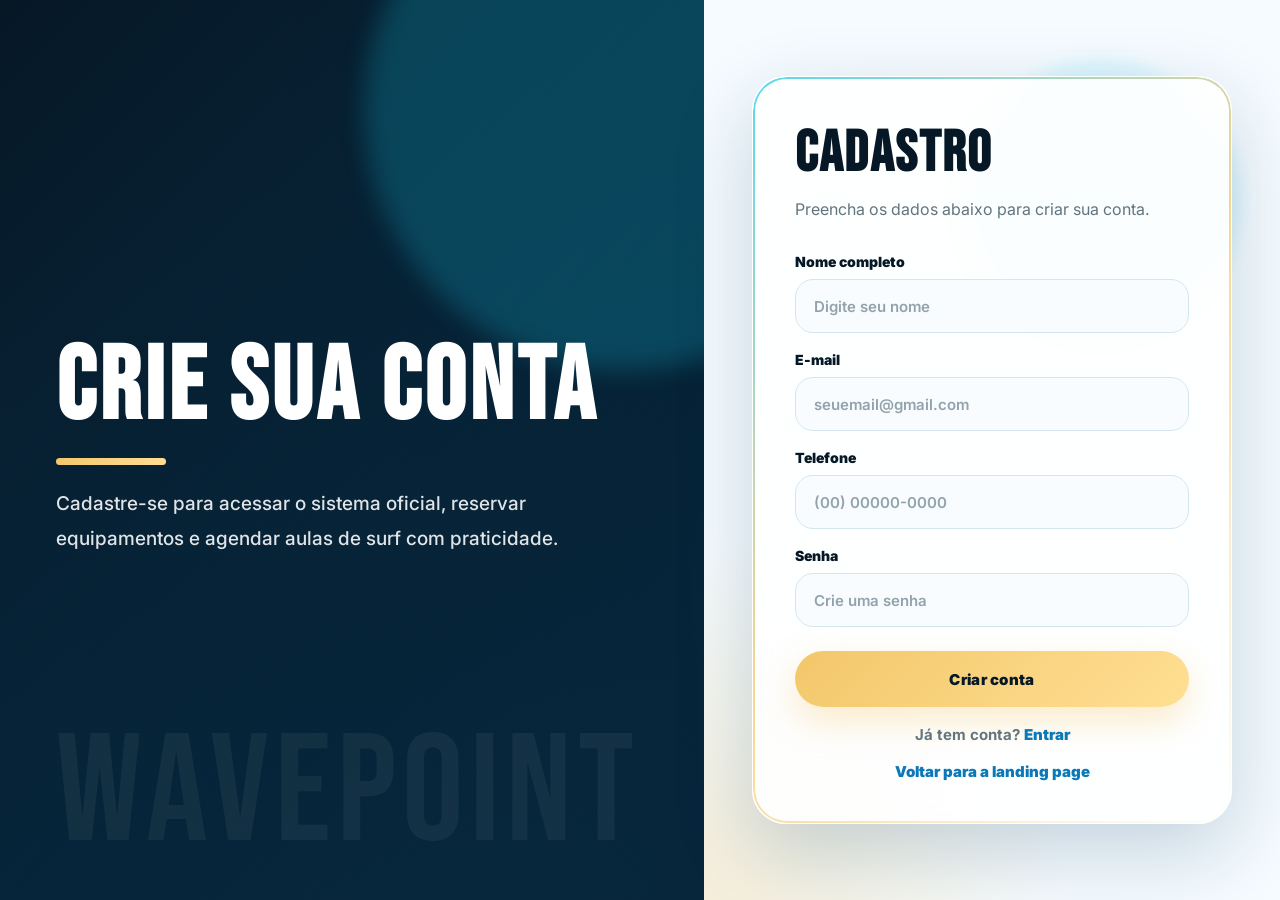
<file: pages/cadastro.html>
<!DOCTYPE html>
<html lang="pt-BR">
<head>
  <meta charset="UTF-8" />
  <meta name="viewport" content="width=device-width, initial-scale=1.0" />
  <title>WavePoint - Cadastro</title>
  <link rel="preconnect" href="https://fonts.googleapis.com" />
  <link rel="preconnect" href="https://fonts.gstatic.com" crossorigin />
  <link href="https://fonts.googleapis.com/css2?family=Bebas+Neue&family=Inter:wght@400;500;600;700;800;900&display=swap" rel="stylesheet" />
  <link rel="stylesheet" href="https://cdnjs.cloudflare.com/ajax/libs/font-awesome/6.5.0/css/all.min.css" />
  <link rel="stylesheet" href="../css/style.css" />
</head>
<body>
  <div id="toast" class="toast"></div>

  <main class="auth-page">
    <section class="auth-image">
      <h1>CRIE SUA CONTA</h1>
      <p>Cadastre-se para acessar o sistema oficial, reservar equipamentos e agendar aulas de surf com praticidade.</p>
    </section>

    <section class="auth-box-wrap">
      <div class="auth-box">
        <h2>Cadastro</h2>
        <p>Preencha os dados abaixo para criar sua conta.</p>

        <form onsubmit="fazerCadastro(event)">
          <div class="field">
            <label>Nome completo</label>
            <input id="cadNome" type="text" placeholder="Digite seu nome" required />
          </div>

          <div class="field">
            <label>E-mail</label>
            <input id="cadEmail" type="email" placeholder="seuemail@gmail.com" required />
          </div>

          <div class="field">
            <label>Telefone</label>
            <input id="cadTelefone" type="tel" placeholder="(00) 00000-0000" required />
          </div>

          <div class="field">
            <label>Senha</label>
            <input id="cadSenha" type="password" placeholder="Crie uma senha" required />
          </div>

          <button type="submit" class="btn-solid" style="width: 100%;">Criar conta</button>
        </form>

        <div class="auth-link">Já tem conta? <a href="login.html">Entrar</a></div>
        <div class="auth-link"><a href="home.html">Voltar para a landing page</a></div>
      </div>
    </section>
  </main>

  <script src="../js/script.js"></script>
</body>
</html>
</file>
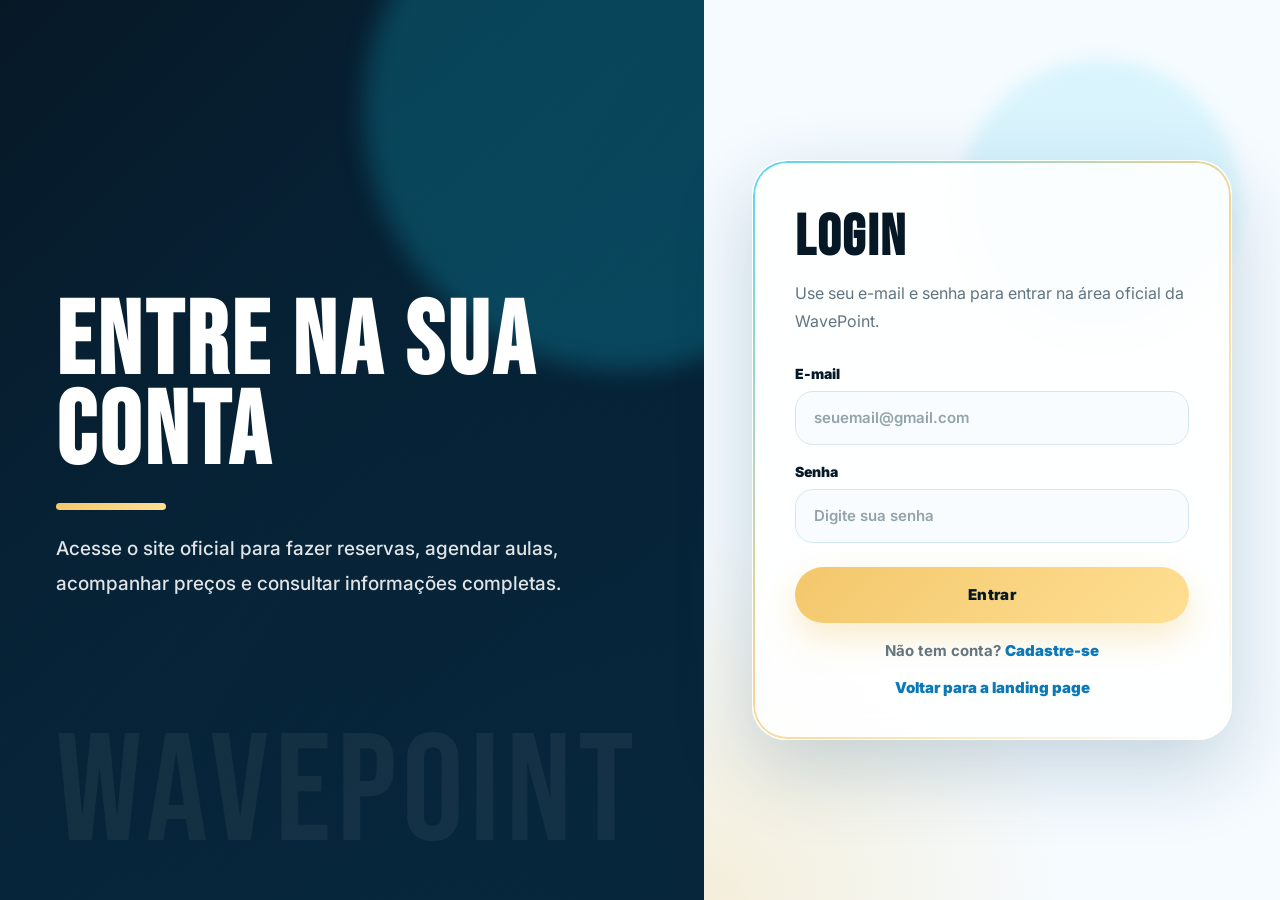
<file: pages/login.html>
<!DOCTYPE html>
<html lang="pt-BR">
<head>
  <meta charset="UTF-8" />
  <meta name="viewport" content="width=device-width, initial-scale=1.0" />
  <title>WavePoint - Login</title>
  <link rel="preconnect" href="https://fonts.googleapis.com" />
  <link rel="preconnect" href="https://fonts.gstatic.com" crossorigin />
  <link href="https://fonts.googleapis.com/css2?family=Bebas+Neue&family=Inter:wght@400;500;600;700;800;900&display=swap" rel="stylesheet" />
  <link rel="stylesheet" href="https://cdnjs.cloudflare.com/ajax/libs/font-awesome/6.5.0/css/all.min.css" />
  <link rel="stylesheet" href="../css/style.css" />
</head>
<body>
  <div id="toast" class="toast"></div>

  <main class="auth-page">
    <section class="auth-image">
      <h1>ENTRE NA SUA CONTA</h1>
      <p>Acesse o site oficial para fazer reservas, agendar aulas, acompanhar preços e consultar informações completas.</p>
    </section>

    <section class="auth-box-wrap">
      <div class="auth-box">
        <h2>Login</h2>
        <p>Use seu e-mail e senha para entrar na área oficial da WavePoint.</p>

        <form onsubmit="fazerLogin(event)">
          <div class="field">
            <label>E-mail</label>
            <input id="loginEmail" type="email" placeholder="seuemail@gmail.com" required />
          </div>

          <div class="field">
            <label>Senha</label>
            <input id="loginSenha" type="password" placeholder="Digite sua senha" required />
          </div>

          <button type="submit" class="btn-solid" style="width: 100%;">Entrar</button>
        </form>

        <div class="auth-link">Não tem conta? <a href="cadastro.html">Cadastre-se</a></div>
        <div class="auth-link"><a href="home.html">Voltar para a landing page</a></div>
      </div>
    </section>
  </main>

  <script src="../js/script.js"></script>
</body>
</html>
</file>
<file: css/style.css>
:root {
  --azul-escuro: #061826;
  --azul: #0b78b8;
  --azul-claro: #12c7e8;
  --areia: #f3c76b;
  --branco: #ffffff;
  --texto: #24323d;
  --cinza: #60717b;
  --fundo: #f5fbff;
  --sombra: 0 18px 50px rgba(7, 57, 91, 0.14);
}

* {
  margin: 0;
  padding: 0;
  box-sizing: border-box;
}

html {
  scroll-behavior: smooth;
}

body {
  font-family: "Inter", sans-serif;
  background: var(--fundo);
  color: var(--texto);
  overflow-x: hidden;
}

a {
  text-decoration: none;
}

button,
input,
select,
textarea {
  font-family: inherit;
}

button {
  cursor: pointer;
}

.navbar {
  width: 100%;
  padding: 18px 7%;
  display: flex;
  align-items: center;
  justify-content: space-between;
  position: fixed;
  top: 0;
  left: 0;
  z-index: 100;
  background: rgba(6, 24, 38, 0.82);
  backdrop-filter: blur(16px);
  border-bottom: 1px solid rgba(255, 255, 255, 0.12);
}

.logo {
  font-family: "Bebas Neue", sans-serif;
  font-size: 38px;
  letter-spacing: 2px;
  color: var(--branco);
}

.logo span {
  color: var(--areia);
}

.menu {
  display: flex;
  align-items: center;
  gap: 26px;
  list-style: none;
}

.menu a {
  color: rgba(255, 255, 255, 0.84);
  font-size: 15px;
  font-weight: 800;
  transition: 0.25s;
}

.menu a:hover {
  color: var(--areia);
}

.nav-actions {
  display: flex;
  gap: 12px;
}

.btn-outline,
.btn-solid,
.btn-white,
.btn-danger {
  border: none;
  border-radius: 999px;
  padding: 12px 22px;
  font-weight: 900;
  transition: 0.25s;
  display: inline-flex;
  align-items: center;
  justify-content: center;
}

.btn-outline {
  background: transparent;
  color: var(--branco);
  border: 1px solid rgba(255, 255, 255, 0.35);
}

.btn-solid {
  color: var(--azul-escuro);
  background: linear-gradient(135deg, var(--areia), #ffdf93);
}

.btn-white {
  background: var(--branco);
  color: var(--azul-escuro);
}

.btn-danger {
  background: #ff6161;
  color: var(--branco);
}

.btn-outline:hover,
.btn-solid:hover,
.btn-white:hover,
.btn-danger:hover {
  transform: translateY(-3px);
  box-shadow: var(--sombra);
}

.hero {
  min-height: 88vh;
  padding: 125px 7% 52px;
  display: grid;
  grid-template-columns: 1fr;
  align-items: center;
  background:
    linear-gradient(120deg, rgba(6, 24, 38, 0.92), rgba(8, 113, 170, 0.75)),
    url("https://images.unsplash.com/photo-1502680390469-be75c86b636f?auto=format&fit=crop&w=1600&q=80") center/cover;
  color: var(--branco);
  position: relative;
  overflow: hidden;
}

.hero::after {
  content: "";
  position: absolute;
  width: 540px;
  height: 540px;
  border-radius: 50%;
  right: -210px;
  bottom: -210px;
  background: rgba(18, 199, 232, 0.22);
  filter: blur(20px);
  animation: flutuar 5s ease-in-out infinite alternate;
}

.hero-content {
  position: relative;
  z-index: 2;
  max-width: 840px;
}

.tag {
  display: inline-flex;
  align-items: center;
  gap: 8px;
  padding: 10px 18px;
  border-radius: 999px;
  background: rgba(255, 255, 255, 0.14);
  color: var(--areia);
  font-weight: 900;
  margin-bottom: 22px;
  border: 1px solid rgba(255, 255, 255, 0.2);
}

.hero h1 {
  font-family: "Bebas Neue", sans-serif;
  font-size: clamp(72px, 11vw, 145px);
  line-height: 0.9;
  letter-spacing: 4px;
  margin-bottom: 22px;
}

.hero h1 span,
.section-title span {
  color: var(--areia);
}

.hero p {
  max-width: 680px;
  font-size: 19px;
  line-height: 1.75;
  color: rgba(255, 255, 255, 0.88);
  margin-bottom: 32px;
}

.hero-buttons {
  display: flex;
  gap: 16px;
  flex-wrap: wrap;
}

.section {
  padding:30px 7%;
}

.section.compact {
  padding-top: 58px;
  padding-bottom: 58px;
}

.section-header {
  max-width: 760px;
  margin: 0 auto 42px;
  text-align: center;
}

.section-header .tag {
  background: rgba(11, 120, 184, 0.1);
  color: var(--azul);
  border-color: rgba(11, 120, 184, 0.18);
}

.section-title {
  font-family: "Bebas Neue", sans-serif;
  font-size: clamp(44px, 7vw, 78px);
  line-height: 0.95;
  letter-spacing: 2px;
  color: var(--azul-escuro);
  margin-bottom: 18px;
}

.section-title span {
  color: var(--azul);
}

.section-desc {
  color: #5d707b;
  line-height: 1.75;
  font-size: 17px;
}

.cards-grid,
.catalogo-grid,
.dashboard-cards,
.official-grid {
  display: grid;
  gap: 24px;
}

.cards-grid {
  grid-template-columns: repeat(3, minmax(240px, 1fr));
  justify-content: center;
}

.home-cards {
  max-width: 1040px;
  margin: 0 auto;
}

.card,
.dashboard-card,
.produto-card,
.reserva-item,
.contact-item,
.form-box,
.auth-box,
.clima-box {
  background: var(--branco);
  box-shadow: var(--sombra);
  border: 1px solid rgba(7, 57, 91, 0.08);
}

.card {
  border-radius: 28px;
  padding: 28px;
  transition: 0.3s;
  animation: subir 0.7s ease both;
}

.card.destaque {
  padding: 42px 34px;
  transform: scale(1.04);
  border: 2px solid rgba(243, 199, 107, 0.7);
}

.card:hover,
.produto-card:hover,
.dashboard-card:hover,
.contact-item:hover {
  transform: translateY(-8px);
  box-shadow: 0 24px 60px rgba(7, 57, 91, 0.18);
}

.card.destaque:hover {
  transform: translateY(-8px) scale(1.04);
}

.card-icon {
  width: 66px;
  height: 66px;
  border-radius: 22px;
  display: flex;
  align-items: center;
  justify-content: center;
  background: linear-gradient(135deg, var(--azul), var(--azul-claro));
  color: white;
  font-size: 28px;
  margin-bottom: 22px;
}

.card h3,
.produto-info h3,
#aulas .card h3 {
  font-size: 22px;
  margin-bottom: 12px;
  color: var(--azul-escuro) !important;
}
.card h4,
.produto-info h4,
#aulas .card h4 {
  font-size: 22px;
  margin-bottom: 12px;
  color: #fff !important;
}

.card p,
.produto-info p {
  color: #61747f;
  line-height: 1.7;
  margin-bottom: 18px;
}

.price {
  color: var(--azul);
  font-size: 24px;
  font-weight: 900;
}

.price small {
  font-size: 14px;
  color: #7f9098;
}

.blue-section {
  background: linear-gradient(135deg, var(--azul-escuro), #0b4b72);
  color: white;
}

.blue-section .section-title,
.blue-section .card h3 {
  color: white;
}

.blue-section .section-desc {
  color: rgba(255, 255, 255, 0.78);
}

.equipment-card {
  overflow: hidden;
  padding: 0;
}

.equipment-card img {
  width: 100%;
  height: 205px;
  object-fit: cover;
  display: block;
  transition: 0.35s;
}

.equipment-card:hover img {
  transform: scale(1.05);
}

.equipment-content {
  padding: 24px;
}

.equipment-title {
  font-size: 13px;
  font-weight: 900;
  color: var(--areia);
  text-transform: uppercase;
  letter-spacing: 1px;
  margin-bottom: 8px;
}

.status {
  display: inline-flex;
  align-items: center;
  gap: 8px;
  color: #0aa86a;
  background: rgba(10, 168, 106, 0.1);
  padding: 7px 12px;
  border-radius: 999px;
  font-size: 13px;
  font-weight: 900;
  margin-bottom: 14px;
}

.status::before {
  content: "";
  width: 8px;
  height: 8px;
  border-radius: 50%;
  background: #0aa86a;
}

.aula-card {
  background: rgba(255, 255, 255, 0.1);
  border: 1px solid rgba(255, 255, 255, 0.18);
  color: white;
}

.aula-card p {
  color: rgba(255, 255, 255, 0.78);
}

.aula-card .price {
  color: var(--areia);
}

.form-section {
  background: #eef9ff;
}

.form-box {
  max-width: 760px;
  margin: 0 auto;
  padding: 34px;
  border-radius: 30px;
}

.form-grid {
  display: grid;
  grid-template-columns: 1fr 1fr;
  gap: 18px;
}

.field {
  margin-bottom: 18px;
}

.field label {
  display: block;
  font-size: 14px;
  font-weight: 900;
  margin-bottom: 8px;
  color: var(--azul-escuro);
}

.field input,
.field select,
.field textarea {
  width: 100%;
  border: 1px solid #d5e5ed;
  background: #f8fcff;
  padding: 15px;
  border-radius: 16px;
  outline: none;
  color: var(--texto);
  font-size: 15px;
}

.field input:focus,
.field select:focus,
.field textarea:focus {
  border-color: var(--azul);
  box-shadow: 0 0 0 4px rgba(11, 120, 184, 0.1);
}

.field textarea {
  min-height: 120px;
  resize: vertical;
}

.clima-box {
  max-width: 980px;
  margin: 0 auto;
  border-radius: 32px;
  padding: 34px;
  display: grid;
  grid-template-columns: 1fr 1.2fr;
  gap: 30px;
}

.temperatura {
  font-family: "Bebas Neue", sans-serif;
  font-size: 105px;
  color: var(--azul);
  line-height: 0.9;
}

.clima-grid {
  display: grid;
  grid-template-columns: repeat(2, 1fr);
  gap: 14px;
}

.clima-item {
  background: #eef9ff;
  padding: 20px;
  border-radius: 20px;
}

.clima-item strong {
  display: block;
  color: var(--azul-escuro);
  margin-bottom: 6px;
}

.gallery-grid {
  display: grid;
  grid-template-columns: 1.2fr 0.8fr 0.8fr;
  gap: 18px;
}

.gallery-grid img {
  width: 100%;
  height: 260px;
  object-fit: cover;
  border-radius: 24px;
  box-shadow: var(--sombra);
  transition: 0.35s;
}

.gallery-grid img:hover {
  transform: scale(1.03);
}

.gallery-grid img:first-child {
  height: 540px;
  grid-row: span 2;
}

.contact-grid {
  display: grid;
  grid-template-columns: 0.9fr 1.1fr;
  gap: 30px;
}

.contact-info {
  display: grid;
  gap: 16px;
}

.contact-item {
  padding: 24px;
  border-radius: 22px;
  display: flex;
  gap: 16px;
  align-items: center;
  transition: 0.3s;
}

.contact-item i {
  color: var(--azul);
  font-size: 25px;
}

.mapa iframe {
  width: 100%;
  min-height: 355px;
  border: 0;
  border-radius: 28px;
  box-shadow: var(--sombra);
}

.footer {
  padding: 44px 7%;
  background: var(--azul-escuro);
  color: rgba(255, 255, 255, 0.76);
}

.footer-content {
  display: grid;
  grid-template-columns: 1.2fr 1fr 1fr;
  gap: 28px;
  align-items: start;
  max-width: 1180px;
  margin: 0 auto;
}

.footer h3,
.footer strong {
  color: white;
}

.footer p,
.footer a {
  color: rgba(255, 255, 255, 0.72);
  line-height: 1.7;
}

.footer a:hover {
  color: var(--areia);
}

.footer-links {
  display: grid;
  gap: 8px;
}

.footer-bottom {
  max-width: 1180px;
  margin: 28px auto 0;
  padding-top: 18px;
  border-top: 1px solid rgba(255, 255, 255, 0.12);
  text-align: center;
}

.whatsapp {
  width: 58px;
  height: 58px;
  border-radius: 50%;
  position: fixed;
  right: 24px;
  bottom: 24px;
  background: #25d366;
  color: white;
  display: flex;
  align-items: center;
  justify-content: center;
  font-size: 28px;
  z-index: 120;
  box-shadow: 0 12px 35px rgba(37, 211, 102, 0.4);
  animation: pulse 1.7s infinite;
}

.auth-page {
  min-height: 100vh;
  display: grid;
  grid-template-columns: 1.1fr 0.9fr;
  background:
    radial-gradient(circle at top right, rgba(18, 199, 232, 0.28), transparent 35%),
    linear-gradient(135deg, #061826 0%, #073959 50%, #0b78b8 100%);
  overflow: hidden;
}

.auth-image {
  position: relative;
  background:
    linear-gradient(120deg, rgba(6, 24, 38, 0.35), rgba(6, 24, 38, 0.78)),
    url("https://images.unsplash.com/photo-1502680390469-be75c86b636f?auto=format&fit=crop&w=1400&q=80") center/cover;
  color: white;
  display: flex;
  flex-direction: column;
  justify-content: center;
  padding: 8%;
  overflow: hidden;
}

.auth-image::before {
  content: "";
  position: absolute;
  width: 520px;
  height: 520px;
  border-radius: 50%;
  background: rgba(18, 199, 232, 0.22);
  right: -180px;
  top: -150px;
  filter: blur(12px);
  animation: flutuar 5s ease-in-out infinite alternate;
}

.auth-image::after {
  content: "WAVEPOINT";
  position: absolute;
  bottom: 28px;
  left: 8%;
  font-family: "Bebas Neue", sans-serif;
  font-size: clamp(70px, 12vw, 180px);
  letter-spacing: 6px;
  color: rgba(255, 255, 255, 0.055);
  line-height: 1;
}

.auth-image h1,
.auth-image p {
  position: relative;
  z-index: 2;
}

.auth-image h1 {
  font-family: "Bebas Neue", sans-serif;
  font-size: clamp(72px, 8vw, 118px);
  line-height: 0.88;
  letter-spacing: 4px;
  margin-bottom: 22px;
  max-width: 620px;
}

.auth-image h1::after {
  content: "";
  display: block;
  width: 110px;
  height: 7px;
  border-radius: 999px;
  background: linear-gradient(135deg, var(--areia), #ffdf93);
  margin-top: 24px;
}

.auth-image p {
  max-width: 570px;
  line-height: 1.8;
  color: rgba(255, 255, 255, 0.88);
  font-size: 19px;
  font-weight: 500;
}

.auth-box-wrap {
  position: relative;
  background:
    radial-gradient(circle at bottom left, rgba(243, 199, 107, 0.25), transparent 34%),
    #f5fbff;
  display: flex;
  align-items: center;
  justify-content: center;
  padding: 55px 7%;
}

.auth-box-wrap::before {
  content: "";
  position: absolute;
  width: 280px;
  height: 280px;
  border-radius: 50%;
  background: rgba(18, 199, 232, 0.12);
  top: 60px;
  right: 40px;
  filter: blur(8px);
}

.auth-box {
  position: relative;
  z-index: 2;
  width: 100%;
  max-width: 480px;
  padding: 42px;
  border-radius: 34px;
  background: rgba(255, 255, 255, 0.88);
  backdrop-filter: blur(18px);
  border: 1px solid rgba(255, 255, 255, 0.75);
  box-shadow: 0 28px 80px rgba(7, 57, 91, 0.2);
  animation: subir 0.7s ease both;
}

.auth-box::before {
  content: "";
  position: absolute;
  inset: 0;
  border-radius: 34px;
  padding: 2px;
  background: linear-gradient(135deg, rgba(18, 199, 232, 0.7), rgba(243, 199, 107, 0.75), transparent);
  -webkit-mask:
    linear-gradient(#fff 0 0) content-box,
    linear-gradient(#fff 0 0);
  -webkit-mask-composite: xor;
  mask-composite: exclude;
  pointer-events: none;
}

.auth-box h2 {
  font-family: "Bebas Neue", sans-serif;
  font-size: 58px;
  letter-spacing: 2px;
  color: var(--azul-escuro);
  margin-bottom: 8px;
}

.auth-box p {
  color: #61747f;
  margin-bottom: 30px;
  line-height: 1.7;
  font-size: 16px;
}

.auth-box .field {
  margin-bottom: 18px;
}

.auth-box .field label {
  color: var(--azul-escuro);
  font-size: 14px;
  font-weight: 900;
  margin-bottom: 9px;
}

.auth-box .field input {
  height: 54px;
  border-radius: 18px;
  background: #f8fcff;
  border: 1px solid #d4e6ef;
  padding: 0 18px;
  font-weight: 700;
  transition: 0.25s;
}

.auth-box .field input::placeholder {
  color: #93a3ab;
  font-weight: 600;
}

.auth-box .field input:focus {
  border-color: var(--azul-claro);
  background: white;
  box-shadow: 0 0 0 5px rgba(18, 199, 232, 0.13);
  transform: translateY(-2px);
}

.auth-box .btn-solid {
  height: 56px;
  margin-top: 6px;
  font-size: 15px;
  letter-spacing: 0.3px;
  box-shadow: 0 14px 35px rgba(243, 199, 107, 0.35);
}

.auth-box .btn-solid:hover {
  transform: translateY(-4px);
  box-shadow: 0 20px 48px rgba(243, 199, 107, 0.45);
}

.auth-link {
  text-align: center;
  margin-top: 18px;
  color: #637680;
  font-size: 15px;
  font-weight: 700;
}

.auth-link a {
  color: var(--azul);
  font-weight: 900;
  transition: 0.25s;
}

.auth-link a:hover {
  color: var(--azul-escuro);
  text-decoration: underline;
}

@media (max-width: 900px) {
  .auth-page {
    grid-template-columns: 1fr;
  }

  .auth-image {
    min-height: 340px;
    padding: 110px 7% 55px;
  }

  .auth-image h1 {
    font-size: 68px;
  }

  .auth-image p {
    font-size: 16px;
  }

  .auth-box-wrap {
    padding: 42px 5%;
  }

  .auth-box {
    max-width: 560px;
    padding: 34px 26px;
  }

  .auth-box h2 {
    font-size: 48px;
  }
}

@media (max-width: 520px) {
  .auth-image {
    min-height: 300px;
    padding: 90px 6% 40px;
  }

  .auth-image h1 {
    font-size: 56px;
  }

  .auth-box {
    padding: 30px 22px;
    border-radius: 28px;
  }

  .auth-box::before {
    border-radius: 28px;
  }
}

.app-header {
  padding: 120px 7% 50px;
  background: linear-gradient(135deg, var(--azul-escuro), var(--azul));
  color: white;
}

.app-header h1 {
  font-family: "Bebas Neue", sans-serif;
  font-size: clamp(54px, 8vw, 100px);
  line-height: 0.95;
  letter-spacing: 3px;
  margin-bottom: 16px;
}

.app-header p {
  max-width: 720px;
  color: rgba(255, 255, 255, 0.82);
  line-height: 1.8;
  font-size: 18px;
}

.dashboard-cards {
  grid-template-columns: repeat(4, 1fr);
  margin-top: -38px;
  position: relative;
  z-index: 2;
}

.dashboard-card {
  border-radius: 24px;
  padding: 26px;
  transition: 0.3s;
}

.dashboard-card i {
  color: var(--azul);
  font-size: 28px;
  margin-bottom: 16px;
}

.dashboard-card h3 {
  color: var(--azul-escuro);
  font-size: 28px;
  margin-bottom: 6px;
}

.dashboard-card p {
  color: #687b86;
  font-weight: 700;
}

.catalogo-grid {
  display: grid;
  grid-template-columns: repeat(3, 1fr);
  gap: 28px;
  align-items: start;
}

.produto-card {
  background: white;
  border-radius: 28px;
  overflow: hidden;
  box-shadow: 0 16px 50px rgba(7, 57, 91, 0.12);
  border: 1px solid rgba(7, 57, 91, 0.08);
  transition: 0.35s ease;
}

.produto-card img {
  width: 100%;
  height: 230px;
  object-fit: cover;
  display: block;
  transition: 0.35s ease;
}

.produto-card:hover {
  transform: translateY(-8px);
  box-shadow: 0 24px 60px rgba(7, 57, 91, 0.18);
}

.produto-card:hover img {
  height: 360px;
  object-fit: contain;
  background: #f5fbff;
}

.produto-info {
  padding: 24px;
}

.produto-info .btn-solid {
  width: 100%;
}

.produto-info {
  padding: 24px;
}

.produto-info .btn-solid {
  width: 100%;
}

.official-grid {
  grid-template-columns: repeat(2, 1fr);
}

.reserva-item {
  border-radius: 24px;
  padding: 24px;
  display: flex;
  align-items: center;
  justify-content: space-between;
  gap: 20px;
}

.reserva-item strong {
  display: block;
  font-size: 20px;
  color: var(--azul-escuro);
  margin-bottom: 6px;
}

.reserva-item span {
  color: #687b86;
}

.toast {
  position: fixed;
  left: 50%;
  bottom: 28px;
  transform: translateX(-50%) translateY(20px);
  background: var(--azul-escuro);
  color: white;
  padding: 16px 24px;
  border-radius: 999px;
  font-weight: 800;
  box-shadow: var(--sombra);
  z-index: 300;
  opacity: 0;
  pointer-events: none;
  transition: 0.3s;
}

.toast.show {
  opacity: 1;
  transform: translateX(-50%) translateY(0);
}

@keyframes subir {
  from {
    opacity: 0;
    transform: translateY(22px);
  }
  to {
    opacity: 1;
    transform: translateY(0);
  }
}

@keyframes flutuar {
  from {
    transform: translateY(0);
  }
  to {
    transform: translateY(-24px);
  }
}

@keyframes pulse {
  0% {
    transform: scale(1);
  }
  50% {
    transform: scale(1.08);
  }
  100% {
    transform: scale(1);
  }
}

@media (max-width: 1050px) {
  .hero,
  .auth-page,
  .clima-box,
  .contact-grid {
    grid-template-columns: 1fr;
  }

  .auth-image {
    min-height: 360px;
  }

  .cards-grid,
  .dashboard-cards,
  .catalogo-grid,
  .official-grid {
    grid-template-columns: repeat(2, 1fr);
  }

  .gallery-grid {
    grid-template-columns: 1fr 1fr;
  }

  .gallery-grid img:first-child {
    grid-row: auto;
    height: 260px;
  }

  .footer-content {
    grid-template-columns: 1fr;
  }
}

/* COLE TODO O CSS ATUALIZADO ABAIXO */

/* mantém tudo que você já tem acima igual */

/* HAMBÚRGUER */
.hamburguer {
  display: none;
  background: none;
  border: none;
  color: white;
  font-size: 26px;
  cursor: pointer;
  z-index: 300;
}

.menu-buttons {
  display: flex;
  gap: 12px;
  list-style: none;
}

/* DESKTOP */
@media (min-width: 761px) {
  .menu {
    display: flex;
  }

  .menu-buttons {
    flex-direction: row;
    margin-left: 6px;
  }

  .menu-buttons .btn-outline,
  .menu-buttons .btn-solid {
    padding: 11px 20px;
  }

  .nav-actions .btn-danger {
    display: inline-flex;
  }
}

/* MOBILE */
@media (max-width: 760px) {
  .navbar {
    padding: 15px 5%;
  }

  .logo {
    font-size: 32px;
  }

  .hamburguer {
    display: block;
  }

  .menu {
    display: none;
    position: fixed;
    top: 72px;
    left: 14px;
    right: 14px;
    background: #061826;
    flex-direction: column;
    align-items: stretch;
    gap: 0;
    padding: 18px;
    border-radius: 18px;
    box-shadow: 0 20px 45px rgba(0, 0, 0, 0.35);
    border: 1px solid rgba(255, 255, 255, 0.12);
    z-index: 250;
  }

  .menu.active {
    display: flex !important;
    animation: subir 0.25s ease both;
  }

  .menu li {
    width: 100%;
    list-style: none;
  }

  .menu a {
    width: 100%;
    display: flex;
    justify-content: center;
    padding: 13px 14px;
    border-radius: 12px;
    font-size: 15px;
  }

  .menu a:hover {
    background: rgba(255, 255, 255, 0.08);
  }

  .menu-buttons {
    width: 100%;
    display: flex;
    flex-direction: column;
    gap: 10px;
    margin-top: 14px;
    padding-top: 14px;
    border-top: 1px solid rgba(255, 255, 255, 0.12);
  }

  .menu-buttons .btn-outline,
  .menu-buttons .btn-solid {
    width: 100%;
    display: flex;
    text-align: center;
  }

  .nav-actions {
    display: flex;
    align-items: center;
    gap: 10px;
  }

  .nav-actions .btn-danger {
    display: none;
  }

  .navbar:has(.menu.active) .nav-actions .btn-danger {
    display: flex;
    position: fixed;
    top: 318px;
    left: 32px;
    right: 32px;
    width: auto;
    justify-content: center;
    z-index: 260;
  }

  .form-grid,
  .clima-grid,
  .cards-grid,
  .dashboard-cards,
  .catalogo-grid,
  .official-grid,
  .gallery-grid,
  .contact-grid,
  .footer-content {
    grid-template-columns: 1fr;
  }

  .hero {
    padding-top: 115px;
  }

  .hero h1 {
    font-size: 76px;
  }

  .hero p {
    font-size: 16px;
  }

  .section {
    padding: 48px 5%;
  }

  .section-title {
    font-size: 48px;
  }

  .card.destaque {
    transform: none;
  }

  .card.destaque:hover {
    transform: translateY(-8px);
  }

  .clima-box {
    grid-template-columns: 1fr;
    padding: 24px;
  }

  .temperatura {
    font-size: 78px;
  }

  .gallery-grid img,
  .gallery-grid img:first-child {
    height: 240px;
  }

  .reserva-item {
    flex-direction: column;
    align-items: flex-start;
  }

  .produto-card:hover img {
    height: 300px;
  }

  .auth-page {
    grid-template-columns: 1fr;
  }

  .auth-image {
    min-height: 300px;
  }
}

.modal-overlay {
  position: fixed;
  inset: 0;
  background: rgba(6, 24, 38, 0.55);
  backdrop-filter: blur(6px);
  z-index: 400;
  display: flex;
  align-items: center;
  justify-content: center;
  padding: 20px;
  animation: subir 0.25s ease both;
}

.modal-box {
  background: var(--branco);
  border-radius: 30px;
  padding: 36px;
  width: 100%;
  max-width: 480px;
  box-shadow: 0 28px 80px rgba(7, 57, 91, 0.22);
  border: 1px solid rgba(7, 57, 91, 0.08);
  position: relative;
  animation: subir 0.3s ease both;
}

.modal-box h2 {
  font-family: "Bebas Neue", sans-serif;
  font-size: 42px;
  letter-spacing: 2px;
  color: var(--azul-escuro);
  margin-bottom: 6px;
}

.modal-box .modal-servico {
  color: var(--azul);
  font-weight: 900;
  font-size: 17px;
  margin-bottom: 24px;
}

.modal-close {
  position: absolute;
  top: 18px;
  right: 18px;
  background: #eef9ff;
  border: none;
  border-radius: 50%;
  width: 38px;
  height: 38px;
  font-size: 18px;
  color: var(--azul-escuro);
  display: flex;
  align-items: center;
  justify-content: center;
  cursor: pointer;
  transition: 0.2s;
}

.modal-close:hover {
  background: #d5eaf5;
}

.modal-info-grid {
  display: grid;
  grid-template-columns: 1fr 1fr;
  gap: 14px;
  margin-bottom: 22px;
}

.modal-info-item {
  background: #f5fbff;
  border-radius: 16px;
  padding: 16px;
  border: 1px solid rgba(7, 57, 91, 0.07);
}

.modal-info-item span {
  display: block;
  font-size: 12px;
  font-weight: 900;
  color: var(--azul);
  text-transform: uppercase;
  letter-spacing: 0.5px;
  margin-bottom: 5px;
}

.modal-info-item strong {
  color: var(--azul-escuro);
  font-size: 15px;
}

.modal-obs {
  background: #f5fbff;
  border-radius: 16px;
  padding: 16px;
  border: 1px solid rgba(7, 57, 91, 0.07);
  margin-bottom: 22px;
}

.modal-obs span {
  display: block;
  font-size: 12px;
  font-weight: 900;
  color: var(--azul);
  text-transform: uppercase;
  letter-spacing: 0.5px;
  margin-bottom: 5px;
}

.modal-obs p {
  color: var(--texto);
  font-size: 15px;
  line-height: 1.6;
}

.modal-status {
  display: inline-flex;
  align-items: center;
  gap: 8px;
  background: rgba(10, 168, 106, 0.1);
  color: #0aa86a;
  padding: 10px 18px;
  border-radius: 999px;
  font-weight: 900;
  font-size: 14px;
}

.modal-status::before {
  content: "";
  width: 8px;
  height: 8px;
  border-radius: 50%;
  background: #0aa86a;
}

@media (max-width: 520px) {
  .modal-box {
    padding: 28px 22px;
  }

  .modal-info-grid {
    grid-template-columns: 1fr;
  }
}
</file>
